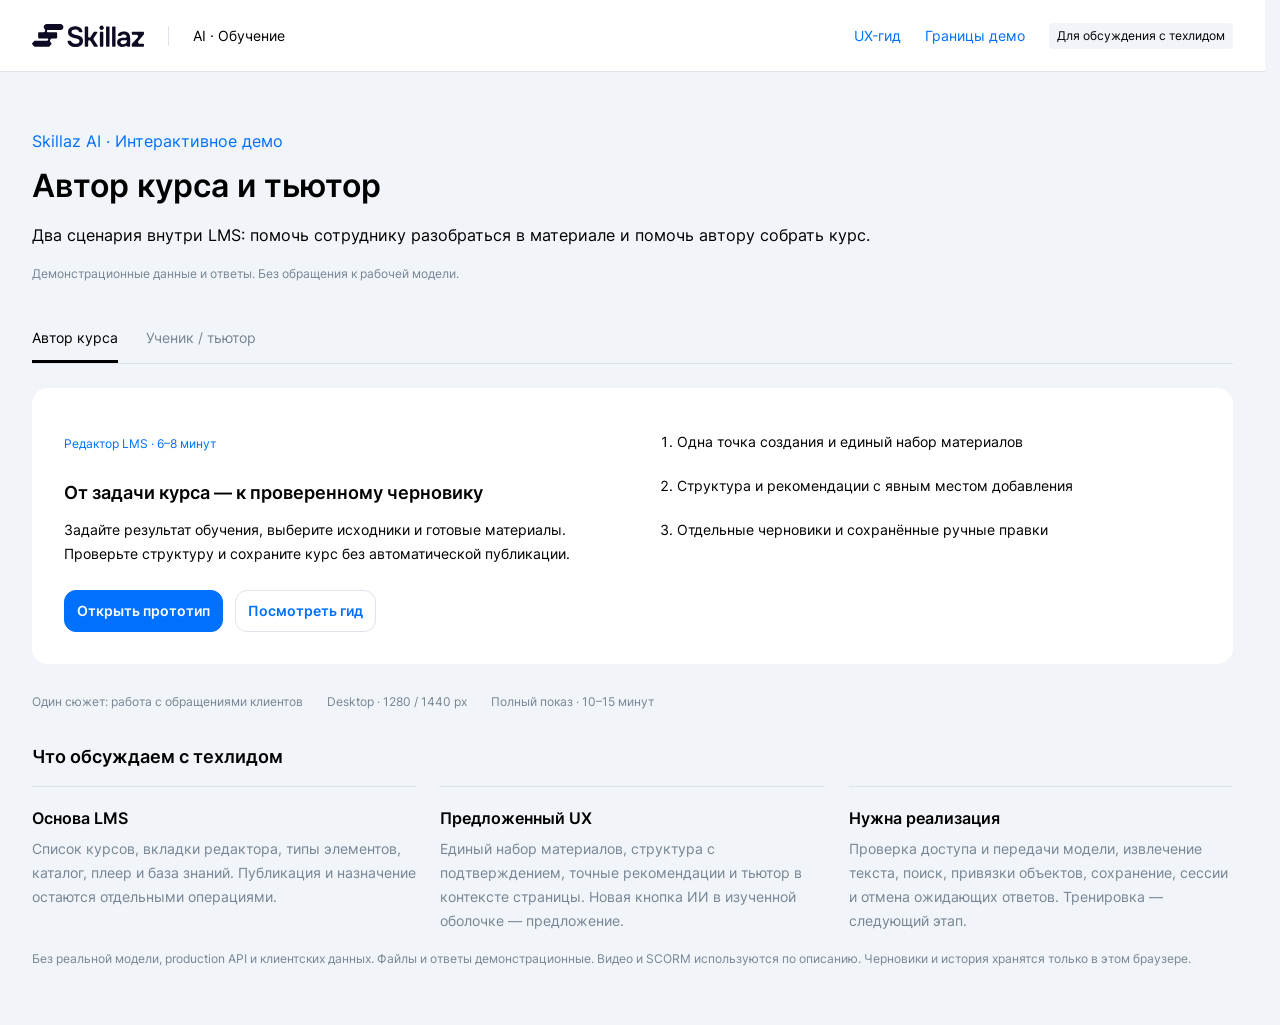
<file: index.html>
<!doctype html><html lang="ru"><head><meta charset="utf-8"><meta name="viewport" content="width=device-width,initial-scale=1"><title>Skillaz AI — автор курса и тьютор</title><link rel="stylesheet" href="prototype/skillgrid.css"><link rel="stylesheet" href="landing.css"></head><body><header class="demo-header"><a href="#home/author" aria-label="На главную"><img src="prototype/assets/skillaz-logo.svg" alt="Skillaz"></a><span>AI · Обучение</span><span class="grow"></span><a href="#guide/author/author-list">UX-гид</a><a href="#boundaries/author">Границы демо</a><span class="tag">Для обсуждения с техлидом</span></header><main id="landing"></main><dialog id="image-dialog"><button class="btn" id="close-image">Закрыть ×</button><img alt=""><p></p></dialog><script type="module" src="landing.js"></script></body></html>
</file>
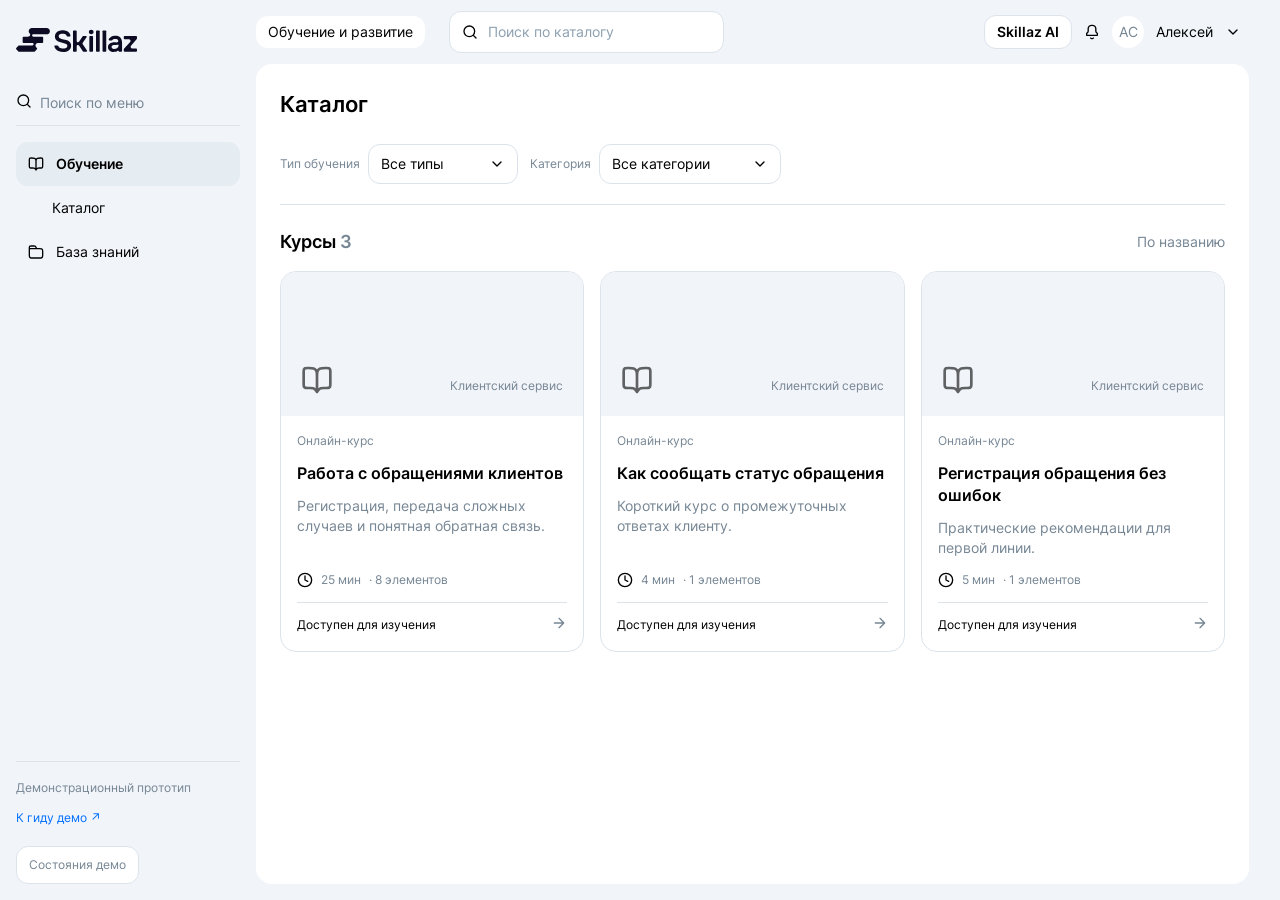
<file: prototype/index.html>
<!doctype html><html lang="ru"><head><meta charset="utf-8"><meta name="viewport" content="width=device-width,initial-scale=1"><title>Обучение · Skillaz AI</title><link rel="stylesheet" href="skillgrid.css"><link rel="stylesheet" href="style.css"></head><body><aside id="sidebar"></aside><header id="header"></header><div id="workspace"><main id="app"></main><aside id="assistant" aria-label="Skillaz AI" hidden></aside></div><div id="modal-root"></div><div id="toast" role="status" hidden></div><div id="demo-root"></div><script type="module" src="app.js"></script></body></html>
</file>
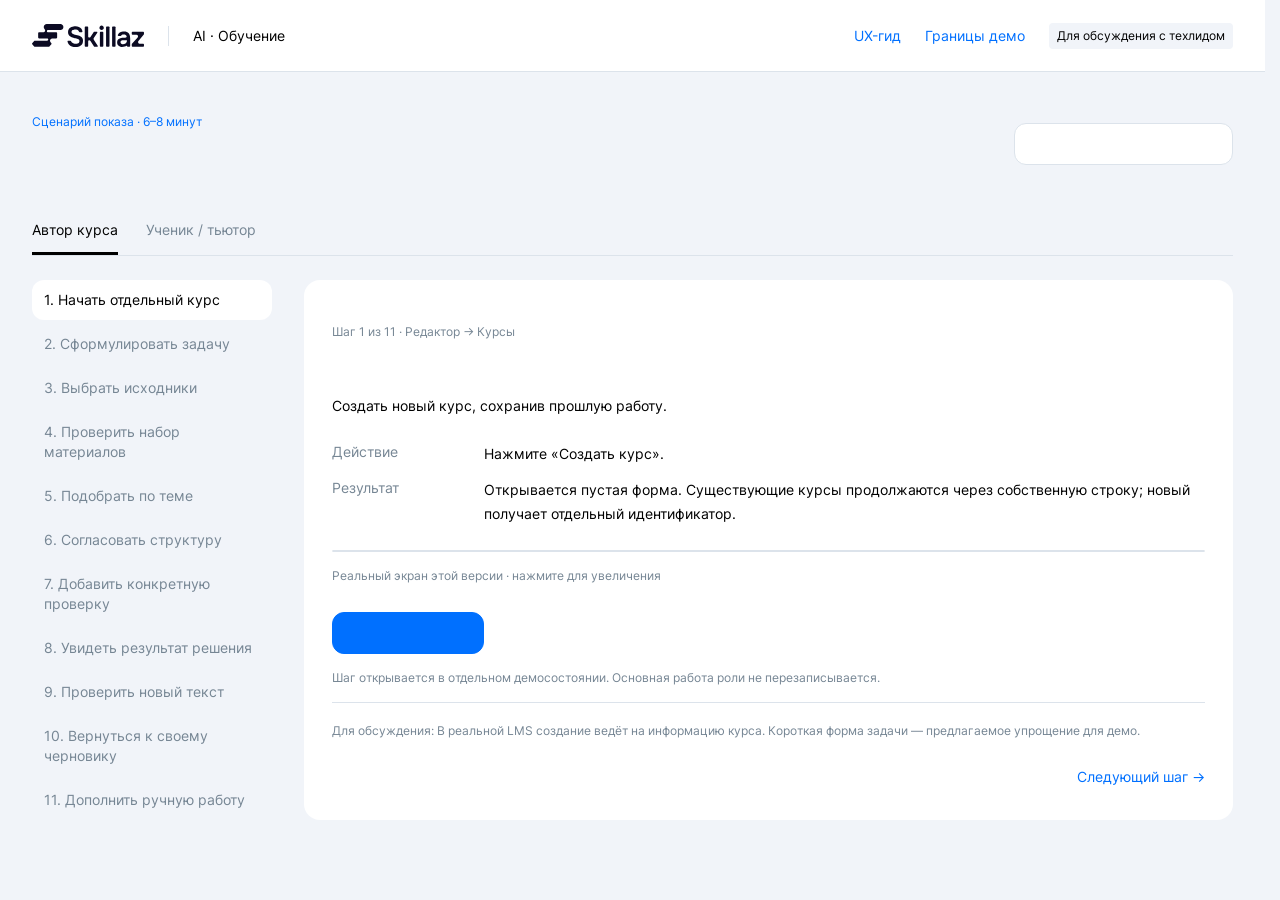
<file: prototype/guide.html>
<!doctype html><html lang="ru"><meta charset="utf-8"><meta http-equiv="refresh" content="0;url=../index.html#guide/author/author-list"><title>UX-гид</title><a href="../index.html#guide/author/author-list">Открыть новый UX-гид</a></html>
</file>
<file: prototype/skillgrid.css>
@font-face{font-family:Inter;src:url('assets/Inter-Regular.ttf')}@font-face{font-family:Inter;src:url('assets/Inter-SemiBold.ttf');font-weight:600}
:root{--bg:#f1f4f9;--surface:#fff;--text:#000;--muted:#768694;--border:#dce3eb;--accent:#0070ff;--accent-bg:#edf6ff;--danger:#ff4d3a;--positive:#5bcf83;--overlay:rgba(0,0,0,.5)}*{box-sizing:border-box}body{margin:0;background:var(--bg);color:var(--text);font:14px/20px Inter,Arial,sans-serif;min-width:1100px}button,input,select,textarea{font:inherit;color:inherit}button{cursor:pointer;background:none;border:0}button:disabled{opacity:.42;cursor:default}a{color:var(--accent);text-decoration:none}p{margin:0}h1{font-size:22px;line-height:32px;margin:0;font-weight:600}h2{font-size:18px;line-height:26px;margin:0;font-weight:600}h3{font-size:16px;line-height:22px;margin:0;font-weight:600}button:focus-visible,a:focus-visible,input:focus-visible,select:focus-visible,textarea:focus-visible,[contenteditable]:focus-visible{outline:2px solid var(--accent);outline-offset:3px}[hidden]{display:none!important}.muted{color:var(--muted)}.small{font-size:12px;line-height:18px}.grow{flex:1;min-width:0}.row{display:flex;align-items:center;gap:12px}.wrap{flex-wrap:wrap}.between{justify-content:space-between}.gap4{gap:4px}.gap8{gap:8px}.stack{display:flex;flex-direction:column;gap:16px}.mt{margin-top:24px}.mb{margin-bottom:16px}.required{color:var(--danger)}.avatar{width:32px;height:32px;background:var(--surface);border-radius:50%;display:inline-flex;justify-content:center;align-items:center;color:var(--muted);flex:none}.icon{width:16px;height:16px;vertical-align:middle;flex:none}.icon-btn{width:32px;height:32px;border-radius:8px;display:inline-flex;align-items:center;justify-content:center;color:var(--muted);flex:none}.icon-btn:hover{background:var(--bg)}.icon-btn img{width:16px;height:16px}.btn{min-height:40px;padding:10px 12px;border-radius:12px;display:inline-flex;align-items:center;justify-content:center;gap:8px;white-space:nowrap;border:1px solid var(--border);background:var(--surface);font-weight:600;line-height:20px}.btn.primary{background:var(--accent);border-color:var(--accent);color:white}.btn.secondary{background:var(--accent-bg);border-color:transparent;color:var(--accent)}.btn.tertiary{border-color:transparent;color:var(--accent)}.btn.danger{color:var(--danger)}.link{color:var(--accent);padding:0;text-align:left}.text-link{padding:0;text-align:left}.text-link:hover,.link:hover{text-decoration:underline}.back{display:inline-flex;gap:8px;align-items:center;min-height:40px;font-size:16px;font-weight:600;padding:0}.status{display:inline-block;padding:4px 8px;border-radius:4px;background:var(--bg);font-size:12px;color:var(--muted);white-space:nowrap}.status.published{color:var(--accent);background:var(--accent-bg)}.tag{display:inline-block;background:var(--bg);border-radius:4px;padding:3px 8px;font-size:12px;white-space:nowrap}.chip{background:var(--bg);border:1px solid transparent;border-radius:20px;padding:5px 12px;min-height:32px;white-space:nowrap}.chip.active{border-color:var(--accent);background:var(--accent-bg);color:var(--accent)}
#sidebar{width:256px;position:fixed;left:0;top:0;bottom:0;padding:24px 16px;display:flex;flex-direction:column;z-index:2}#sidebar .logo{width:121px;height:32px;object-fit:contain;object-position:left;margin-bottom:24px}#sidebar .search-shell{color:var(--muted);border-bottom:1px solid var(--border);padding:8px 0 12px;margin-bottom:16px;display:flex;gap:8px}.nav-title{padding:12px 12px;color:var(--muted)}.nav-link{display:flex;align-items:center;gap:12px;padding:12px;border-radius:12px;color:var(--text);text-align:left;min-height:44px}.nav-link.active{background:#e5ecf2;font-weight:600}.nav-sub{padding-left:36px}.sidebar-footer{margin-top:auto;border-top:1px solid var(--border);padding-top:16px;font-size:12px;color:var(--muted);display:flex;flex-direction:column;gap:10px}#header{margin-left:256px;height:68px;display:flex;align-items:center;gap:12px;padding-right:24px}#header .portal{margin-right:auto;background:white;border-radius:12px;padding:6px 12px}#header img{width:20px;height:20px;margin:0 12px}#app{margin:0 16px 16px 256px;min-height:calc(100vh - 84px);border-radius:16px;background:white;padding:20px 24px 0;display:flex;flex-direction:column}.page-head{display:flex;align-items:center;justify-content:space-between;gap:16px;margin-bottom:24px}.page-title{margin-top:16px}.page-title h1{font-size:18px;line-height:26px}.tabs{display:flex;align-items:center;gap:24px;border-bottom:1px solid var(--border);margin-top:4px;flex:none}.tabs button{position:relative;color:var(--muted);padding:16px 0;min-height:56px;white-space:nowrap}.tabs button.active{color:var(--text)}.tabs button.active:after{content:'';position:absolute;bottom:0;left:0;right:0;height:4px;background:#000;border-radius:4px 4px 0 0}.toolbar{display:flex;align-items:center;gap:12px;margin:24px 0 12px}.toolbar .search{max-width:389px;flex:1}.search{display:flex;align-items:center;border:1px solid var(--border);border-radius:12px;padding:9px 12px;gap:8px;min-height:40px;background:white}.search input{border:0;outline:0;width:100%;min-width:0}.search input:focus-visible{outline:0}.search:focus-within{outline:2px solid var(--accent);outline-offset:1px}input::placeholder,textarea::placeholder{color:#8da0b0}.filter-line{display:flex;gap:8px;align-items:center;flex-wrap:wrap;margin-bottom:24px}.field{display:flex;flex-direction:column;gap:8px}.field>label,.field-label{color:var(--muted)}.input,select,textarea{border:1px solid var(--border);border-radius:12px;padding:9px 12px;min-height:40px;width:100%;background:white}.input:disabled{background:var(--bg)}select{appearance:none;background-image:url('assets/chevron-down-outlined.svg');background-repeat:no-repeat;background-size:16px;background-position:right 12px center;padding-right:36px}textarea{resize:vertical;min-height:100px}.cols{display:grid;grid-template-columns:1fr 1fr;gap:24px}.form-section{max-width:900px;padding:24px 0}.field-error{color:var(--danger);font-size:12px;line-height:18px;margin-top:4px}.invalid{border-color:var(--danger)!important}.hint{font-size:12px;line-height:18px;color:var(--muted)}.check{display:flex;align-items:center;gap:8px;min-height:28px;cursor:pointer}.check input{margin:0}input[type=checkbox]{appearance:none;width:20px;height:20px;flex:none;background:url('assets/checkbox.svg') -296px -88px/488px 148px no-repeat;border:0;cursor:pointer}input[type=checkbox]:checked{background-position:-40px -88px}input[type=checkbox]:disabled{opacity:.4;cursor:default}input[type=radio]{appearance:none;width:20px;height:20px;flex:none;background:url('assets/radio.svg') -170px -42px/360px 148px no-repeat;border:0;margin:0;cursor:pointer}input[type=radio]:checked{background-position:-42px -42px}.segmented{display:inline-flex;border:1px solid var(--border);border-radius:12px;padding:3px;background:var(--bg);width:470px;max-width:100%}.segmented button{flex:1;padding:6px 12px;border-radius:8px;color:var(--muted)}.segmented .active{color:var(--text);background:white}.rich{border:1px solid var(--border);border-radius:12px;overflow:hidden}.rich-tools{display:flex;gap:4px;border-bottom:1px solid var(--border);padding:4px 8px}.rich-tools button{padding:4px 10px;border-radius:4px}.rich-tools button:hover{background:var(--bg)}[contenteditable]{min-height:80px;padding:12px;outline:0;overflow-wrap:anywhere}[contenteditable]:empty:before{content:attr(data-placeholder);color:#8da0b0}.settings-row{display:flex;align-items:end;gap:24px;flex-wrap:wrap}.settings-row .field{width:270px}.bottom-bar{position:sticky;bottom:0;z-index:4;margin:24px -24px 0;padding:16px 24px;background:white;border-top:1px solid var(--border);display:flex;align-items:center;justify-content:flex-end;gap:8px;min-height:72px;border-radius:0 0 16px 16px}.bottom-bar .hint{margin-right:auto}.table-wrap{overflow-x:auto}table{border-collapse:collapse;width:100%;text-align:left;font-size:14px}th{color:var(--muted);font-weight:400;line-height:20px;padding:12px 12px;border-bottom:1px solid var(--border);vertical-align:bottom}td{padding:18px 12px;border-bottom:1px solid var(--border);vertical-align:middle}td:first-child,th:first-child{padding-left:0}td:last-child,th:last-child{padding-right:0}td:first-child{min-width:210px;max-width:300px}td p{margin-top:4px}.table-tags{display:flex;flex-wrap:wrap;gap:4px;max-width:160px}.nowrap{white-space:nowrap}.pagination{display:flex;align-items:center;justify-content:flex-end;gap:12px;padding:16px 0;margin-top:auto;color:var(--muted)}.empty{padding:70px 24px;display:flex;align-items:center;flex-direction:column;gap:12px;text-align:center}.empty h2{color:var(--text)}
.chapter{border:1px solid var(--border);border-radius:16px;overflow:hidden;background:var(--bg);margin-bottom:16px}.chapter-head{display:flex;align-items:center;gap:16px;padding:12px 24px;border-bottom:1px solid var(--border)}.chapter-name{font-size:16px;font-weight:600;line-height:22px;display:flex;align-items:center;gap:8px;margin-bottom:6px}.meta{display:flex;flex-wrap:wrap;gap:4px 12px;color:var(--muted);font-size:14px;line-height:20px}.meta span{display:inline-flex;align-items:center;gap:4px}.chapter-source{display:flex;flex-wrap:wrap;align-items:center;gap:12px;margin-top:8px;font-size:12px}.chapter-content{background:white;border-radius:0 0 16px 16px;padding:20px 24px}.chapter-content>p{margin-bottom:16px}.chapter-controls{padding-bottom:16px;border-bottom:1px solid var(--border);margin-bottom:4px}.chapter-controls label{display:block;margin-bottom:8px}.element{display:flex;align-items:flex-start;gap:12px;padding:14px 0;min-width:0}.element+.element{border-top:1px solid var(--bg)}.element-name{display:block;padding:0;text-align:left;font-weight:400;line-height:22px;margin-bottom:6px}.element .actions{display:flex;gap:2px;flex:none}.element .meta{font-size:12px}.element .type-icon{width:20px;height:20px;margin-top:2px}.chapter-foot{padding:12px 24px;display:flex;align-items:center;gap:12px;color:var(--muted)}.chapter-foot select{width:auto;max-width:370px;border:0;background-color:transparent;padding:0 28px 0 0;min-height:24px;color:var(--text)}.chapter.collapsed .chapter-content,.chapter.collapsed .chapter-foot{display:none}.chapter.collapsed .toggle-icon{transform:rotate(180deg)}.source-badge{color:var(--muted);background:white;padding:2px 8px;border-radius:4px}.add-element{margin-top:8px;font-weight:600;min-height:32px}.view-content{padding-bottom:24px}.tab-content{padding:24px 0;max-width:940px}.info-row{display:grid;grid-template-columns:230px 1fr;padding:12px 0;gap:24px}.info-row>span{color:var(--muted)}.divider{border:0;border-top:1px solid var(--border);margin:20px 0}
.overlay{position:fixed;inset:0;background:var(--overlay);z-index:30;display:flex;align-items:center;justify-content:center;padding:24px}.modal{display:flex;flex-direction:column;max-height:calc(100vh - 48px);background:white;border-radius:24px;width:620px;overflow:hidden}.modal.wide{width:800px}.overlay.drawer-overlay{justify-content:flex-end;padding:12px}.modal.drawer{width:800px;max-height:calc(100vh - 24px);height:calc(100vh - 24px);border-radius:16px}.modal-head{padding:20px 24px;display:flex;align-items:flex-start;gap:16px;border-bottom:1px solid var(--border);flex:none}.modal-head h2{margin:0}.modal-head p{margin-top:4px;color:var(--muted)}.modal-body{padding:24px;overflow:auto;min-height:0;flex:1}.modal-foot{display:flex;align-items:center;justify-content:flex-end;gap:8px;border-top:1px solid var(--border);padding:16px 24px;flex:none;min-height:72px}.modal-foot .hint{margin-right:auto}.pick-row{padding:18px 0;border-bottom:1px solid var(--border);display:flex;gap:12px;align-items:flex-start}.pick-row>input{margin-top:3px}.pick-row .meta{margin:8px 0;font-size:12px}.pick-row h3{font-size:14px}.composition{background:var(--bg);padding:12px 16px;border-radius:12px;margin-top:12px}.composition p{padding:5px 0}.condition{padding:20px 0;border-bottom:1px solid var(--border)}.condition-title{display:flex;align-items:center;justify-content:space-between;margin-bottom:8px}.multi-options{border:1px solid var(--border);border-radius:12px;overflow:hidden}.multi-options .search{border:0;border-bottom:1px solid var(--border);border-radius:0}.multi-options .options{max-height:170px;overflow:auto;padding:8px 12px}.multi-options .check{padding:6px 0}.multi-options .child{margin-left:24px}.selected-values{display:flex;flex-wrap:wrap;gap:6px;margin-bottom:8px}.summary{background:var(--bg);padding:16px;border-radius:12px;margin-top:20px;line-height:22px}.result-item{padding:18px 0;border-bottom:1px solid var(--border)}.result-item h3{margin-bottom:8px}.result-item .status{margin-bottom:8px}.result-item .status.included{background:var(--accent-bg);color:var(--accent)}.result-item .status.unknown{color:var(--danger)}.result-item .assigned{padding:10px 0 0 16px;margin-top:8px;border-left:2px solid var(--border)}.comparison{display:grid;grid-template-columns:1fr 1fr;gap:24px}.comparison section+section{border-left:1px solid var(--border);padding-left:24px}.comparison p{padding:8px 0}.drop{position:fixed;z-index:80;min-width:220px;max-width:340px;background:white;border:1px solid var(--border);border-radius:16px;padding:12px;box-shadow:0 4px 20px rgba(118,134,148,.16)}.drop button{display:flex;align-items:center;width:100%;padding:10px 12px;border-radius:8px;text-align:left;gap:8px}.drop button:hover{background:var(--bg)}.drop .danger{color:var(--danger)}#toast{position:fixed;bottom:24px;left:50%;transform:translateX(-50%);background:#000;color:white;min-height:56px;max-width:600px;border-radius:64px;z-index:100;padding:16px 24px;display:flex;gap:12px;align-items:center}#toast img{width:24px;height:24px}#toast button{color:white;margin-left:12px}.form-footer-note{padding:16px 0;color:var(--muted)}@media(max-width:1350px){.table-wrap table{font-size:12px}td,th{padding-left:8px;padding-right:8px}.chapter-head,.chapter-content,.chapter-foot{padding-left:16px;padding-right:16px}.meta{gap:4px 8px}.tabs{gap:20px}.toolbar{flex-wrap:wrap}.element .actions{gap:0}.chapter-source{gap:8px}}

#toast .snackbar-icon{width:24px;height:24px;flex:none;background:var(--positive);mask:url(assets/snackbar-positive.svg) center/20px 20px no-repeat}#toast .snackbar-icon.error{background:#fe725f;mask-image:url(assets/snackbar-negative.svg)}

.field-error:empty{display:none}.settings-row .field{width:390px}.settings-row>.check{align-self:flex-start;padding-top:32px}.check{white-space:normal}.settings-row .row .check,.modal .field>.row>.check{white-space:nowrap}.element .type-icon{width:16px;height:16px;margin-top:3px}.toggle-icon{width:24px;height:24px}.back .icon{width:24px;height:24px}
</file>
<file: landing.css>
body{min-width:0}html{scrollbar-gutter:stable}.demo-header{min-height:72px;display:flex;gap:24px;align-items:center;padding:16px 32px;background:var(--surface);border-bottom:1px solid var(--border)}.demo-header img{width:112px;display:block}.demo-header>span:first-of-type{padding-left:24px;border-left:1px solid var(--border)}.demo-header a{white-space:nowrap}#landing{max-width:1440px;margin:auto;padding:40px 32px 48px}.intro{max-width:840px}.eyebrow{color:var(--accent);font-size:12px;margin-bottom:12px}.intro h1{font-size:32px;line-height:40px}.intro>p{font-size:16px;line-height:26px;margin-top:16px}.demo-note{font-size:12px!important;color:var(--muted);line-height:20px!important}.role-tabs{display:flex;gap:28px;border-bottom:1px solid var(--border);margin:32px 0 24px}.role-tabs a{color:var(--muted);padding:12px 0;border-bottom:3px solid transparent}.role-tabs .active{color:var(--text);border-color:var(--text)}.role-overview{display:grid;grid-template-columns:1fr 1fr;gap:40px;background:var(--surface);border-radius:16px;padding:32px}.role-overview p{line-height:24px;margin:12px 0 24px}.role-overview ol{margin:0;padding-left:24px}.role-overview li{padding:10px 0;line-height:24px}.actions{display:flex;flex-wrap:wrap;gap:12px;align-items:center}.outline-band{margin-top:28px;display:flex;gap:24px;align-items:center;color:var(--muted);font-size:12px}.boundary{margin-top:32px;line-height:24px}.boundary h2{margin-bottom:16px}.boundary-grid{display:grid;grid-template-columns:repeat(3,1fr);gap:24px}.boundary-grid>section{border-top:1px solid var(--border);padding-top:20px}.boundary p{margin:8px 0;color:var(--muted)}.guide-head{display:flex;gap:24px;align-items:center;justify-content:space-between}.guide-layout{display:grid;grid-template-columns:240px minmax(0,1fr);gap:32px}.guide-nav{position:sticky;top:24px;align-self:start;display:flex;flex-direction:column;gap:4px}.guide-nav a{padding:10px 12px;line-height:20px;border-radius:12px;color:var(--muted)}.guide-nav a.active{background:var(--surface);color:var(--text)}.guide-step{background:var(--surface);border-radius:16px;padding:28px;scroll-margin-top:20px}.guide-step>p{margin-top:12px;line-height:24px}.step-number{font-size:12px;color:var(--muted);margin-bottom:12px}.guide-step dl{display:grid;grid-template-columns:132px 1fr;gap:12px 20px;margin:24px 0}.guide-step dt{color:var(--muted)}.guide-step dd{margin:0;line-height:24px}.screenshot-button{display:block;width:100%;padding:0;background:var(--bg);border:1px solid var(--border);border-radius:12px;overflow:hidden;text-align:left;cursor:zoom-in}.screenshot-button img{display:block;width:100%;height:auto}.image-caption{font-size:12px;color:var(--muted);margin:8px 0 24px}.guide-footer{display:flex;gap:12px;align-items:center;justify-content:space-between;margin-top:24px}.guide-discuss{border-top:1px solid var(--border);padding-top:16px;color:var(--muted);font-size:12px;line-height:20px}.launch-bar{display:flex;align-items:center;justify-content:space-between;gap:24px;padding:16px 0}.prototype-frame{width:100%;height:900px;border:1px solid var(--border);background:var(--surface);border-radius:16px}.embedded #landing{max-width:none;padding:16px}.small-window{display:none;padding:32px;background:white;border-radius:16px;line-height:24px}.small-window .btn{margin-top:16px}dialog{border:0;border-radius:16px;padding:16px;background:white;max-width:calc(100vw - 32px);max-height:calc(100vh - 32px)}dialog::backdrop{background:var(--overlay)}dialog img{display:block;max-width:100%;height:auto;margin-top:12px}dialog p{margin-top:8px;color:var(--muted)}dialog button{position:sticky;top:0;float:right}.reset-note{margin-top:16px;font-size:12px;color:var(--muted)}@media(max-width:1279px){.prototype-frame{display:none}.small-window{display:block}}@media(max-width:900px){#landing{padding:24px 16px}.demo-header{padding:16px;flex-wrap:wrap;gap:16px}.demo-header .tag{display:none}.role-overview{grid-template-columns:1fr;padding:24px}.guide-layout{grid-template-columns:1fr}.guide-nav{position:static;display:flex;flex-direction:row;overflow:auto}.guide-nav a{min-width:180px}.boundary-grid{grid-template-columns:1fr}.guide-head,.launch-bar{align-items:flex-start;flex-direction:column}.intro h1{font-size:28px;line-height:36px}.guide-step dl{grid-template-columns:1fr;gap:6px}.guide-step dd{margin-bottom:12px}}
</file>
<file: prototype/style.css>
/* Skillgrid saved primitives and tokens: component-map.json. Product compositions are documented in README. */
body{min-width:1180px}#header{height:64px;position:sticky;top:0;background:var(--bg);z-index:12;padding:0 24px 0 0}#header .header-search{max-width:380px;flex:1;border:0;background:transparent}#header .header-search input{background:transparent}#header .icon{margin:0;width:16px;height:16px}.header-spacer{flex:1}#header .portal{margin-right:12px;font-weight:400}#header .avatar{width:32px}.ai-trigger{min-height:32px;padding:6px 12px}.nav-link:hover{background:var(--border)}#workspace{margin-left:256px;display:flex;align-items:flex-start;gap:16px;padding-right:16px}#app{margin:0 0 16px;min-width:0;flex:1;min-height:calc(100vh - 80px);padding:24px;display:block}#assistant{width:400px;flex:none;position:sticky;top:64px;height:calc(100vh - 80px);background:var(--surface);border-radius:16px;display:flex;flex-direction:column;overflow:hidden;border:1px solid var(--border)}#workspace.panel-open #app{padding:24px}.assistant-head{display:flex;align-items:center;padding:16px 20px;border-bottom:1px solid var(--border)}.assistant-context{padding:12px 20px;border-bottom:1px solid var(--border);display:flex;flex-direction:column;gap:4px}.assistant-context strong{font-weight:600}.assistant-context .btn{align-self:flex-start;white-space:normal;font-size:12px;padding:0;min-height:28px}.assistant-log{padding:20px;overflow-y:auto;flex:1;min-height:0;display:flex;flex-direction:column;gap:20px;scrollbar-gutter:stable}.assistant-welcome{padding-top:16px}.assistant-welcome h3{margin-bottom:8px}.quick-questions{display:flex;align-items:flex-start;flex-direction:column;gap:8px;margin-top:20px}.quick-questions .btn{white-space:normal;text-align:left;font-weight:400;justify-content:flex-start}.assistant-message{line-height:22px;overflow-wrap:anywhere}.user-message{padding:12px 16px;background:var(--bg);border-radius:16px;align-self:flex-end;max-width:94%;white-space:pre-wrap}.composer{border-top:1px solid var(--border);padding:12px 16px}.composer textarea{resize:none;border:0;min-height:64px;padding:8px 4px;max-height:120px}.composer textarea:focus{outline:0}.composer:focus-within{box-shadow:inset 0 0 0 1px var(--accent)}.send-button{width:32px;height:32px;border-radius:8px;background:var(--accent);display:flex;align-items:center;justify-content:center}.send-button img{filter:brightness(0) invert(1)}.source-card{border:1px solid var(--border);border-radius:12px;padding:12px;display:flex;flex-direction:column;gap:8px;margin-top:12px}.source-title{font-weight:600;color:var(--text)}.sources details{border-bottom:1px solid var(--border);font-size:12px;padding:12px 0}.sources summary{cursor:pointer;color:var(--accent);line-height:18px}.sources blockquote{margin:12px 0;padding-left:12px;border-left:2px solid var(--border);color:var(--muted)}.message-actions{display:flex;flex-wrap:wrap;margin-top:8px;gap:8px}.message-actions .btn{padding:4px 0;min-height:28px;font-size:12px}.notice{padding:12px 16px;background:var(--bg);border-radius:12px;line-height:22px}.notice.error{border-left:3px solid var(--danger)}.notice .btn{font-size:12px;white-space:normal}.practice-answer{margin-top:16px;padding:12px;background:var(--bg);border-radius:12px}.error-text{color:var(--danger)}.spinner{width:20px;height:20px;border-radius:50%;border:2px solid var(--border);border-top-color:var(--accent);display:inline-block;animation:spin .8s linear infinite;flex:none}@keyframes spin{to{transform:rotate(360deg)}}.loading-work{padding:64px 24px;text-align:center;display:flex;align-items:center;flex-direction:column;gap:16px}.catalog-filters{border-bottom:1px solid var(--border);padding-bottom:20px}.filter-select{display:flex;align-items:center;gap:8px;color:var(--muted);font-size:12px}.filter-select select{width:auto;min-width:150px;font-size:14px;color:var(--text)}.section-heading{display:flex;align-items:center;justify-content:space-between;margin:24px 0 16px}.course-grid{display:grid;grid-template-columns:repeat(3,minmax(0,1fr));gap:24px}.course-card{border:1px solid var(--border);border-radius:16px;overflow:hidden;color:var(--text);display:flex;flex-direction:column}.course-card:hover{border-color:var(--accent)}.course-cover{height:144px;background:var(--bg);display:flex;justify-content:space-between;align-items:flex-end;padding:20px;color:var(--muted);font-size:12px}.course-cover .icon{width:32px;height:32px;opacity:.6}.course-info{padding:16px;display:flex;flex-direction:column;gap:12px;flex:1}.course-info h3{font-size:16px;line-height:22px}.course-info>p{font-size:14px;line-height:20px}.course-meta{display:flex;align-items:center;gap:8px;color:var(--muted);font-size:12px;margin-top:auto}.course-bottom{border-top:1px solid var(--border);padding-top:12px;display:flex;justify-content:space-between;font-size:12px}.course-layout{display:flex;gap:32px}.course-main{flex:1;min-width:0}.course-toc{width:272px;flex:none;border-left:1px solid var(--border);padding-left:20px}.course-toc>p{margin:8px 0 16px}.toc-item{display:flex;align-items:flex-start;gap:10px;padding:12px 8px;border-radius:8px;color:var(--text);font-size:12px}.toc-item>span{flex:1}.toc-item small{display:block;color:var(--muted);margin-top:4px}.toc-item.active{background:var(--bg)}.large-title{font-size:28px;line-height:36px;margin:16px 0}.article-body{max-width:760px;line-height:26px}.article-body h1{font-size:28px;line-height:36px;margin:16px 0}.article-body h2{margin:28px 0 12px}.article-body p{margin:12px 0}.article-body li{margin-bottom:8px}.article-body .btn{line-height:20px}.knowledge-layout{display:flex;gap:24px}.knowledge-tree{width:230px;flex:none;border-right:1px solid var(--border);padding-right:16px}.knowledge-tree h3{margin-bottom:16px}.knowledge-tree .nav-link{font-size:12px;padding:10px 8px}.knowledge-content{min-width:0;flex:1}.material-row{display:flex;align-items:center;gap:12px;padding:20px 0;border-bottom:1px solid var(--border)}.material-row p{margin-top:4px}.document-preview{border:1px solid var(--border);padding:24px;margin:24px 0}.video-stub{height:260px;background:var(--bg);display:flex;align-items:center;justify-content:center;flex-direction:column;border-radius:16px;margin-top:24px}.video-stub>.icon{width:40px;height:40px}.answer-option{display:flex;align-items:center;gap:12px;padding:16px;border:1px solid var(--border);border-radius:12px}.editor-footer{position:sticky;bottom:0;background:var(--surface);display:flex;gap:8px;padding:16px 0;border-top:1px solid var(--border);margin-top:24px;z-index:4}.editor-footer .hint{max-width:320px}.tab-link{position:relative;padding:16px 0;min-height:56px;color:var(--muted)}.tab-link.active{color:var(--text)}.tab-link.active:after{content:'';height:4px;background:var(--text);position:absolute;bottom:0;left:0;right:0;border-radius:4px 4px 0 0}.author-work{padding-top:24px}.author-source-layout{display:grid;grid-template-columns:1.1fr 1fr;gap:32px}.upload-zone{border:1px dashed var(--border);border-radius:12px;padding:20px;display:flex;align-items:center;flex-direction:column;gap:12px;text-align:center}.upload-zone>.icon{width:24px;height:24px}.upload-zone .row{flex-wrap:wrap;justify-content:center}.upload-zone .btn{font-size:12px;min-height:32px;padding:6px 10px}.file-row{display:flex;gap:12px;padding:16px 0;border-bottom:1px solid var(--border);align-items:flex-start}.file-row b{font-weight:400;overflow-wrap:anywhere}.file-row .hint{margin-top:4px}.work-actions{display:flex;align-items:center;justify-content:flex-end;gap:12px;margin-top:24px;padding-top:16px;border-top:1px solid var(--border)}.structure-group{padding:20px 0;border-bottom:1px solid var(--border)}.group-name{font-size:16px;font-weight:600}.structure-item{margin-left:24px;padding:12px 0;display:flex;gap:12px;align-items:center}.plain-input{border:0;padding:4px 0;width:100%;background:transparent;outline-offset:1px}.plain-input:hover{background:var(--bg)}.review-row{display:flex;align-items:center;gap:12px;padding:16px 0;border-bottom:1px solid var(--border)}.review-row b{font-weight:400}.review-row .hint{margin-top:4px}.resume-row{display:flex;gap:12px;align-items:center;border-top:1px solid var(--border);margin-top:24px;padding:20px 0}.article-editor{max-width:850px;padding-top:16px}.rich textarea{border:0;border-radius:0;min-height:240px;line-height:26px}.rich-tools{height:40px;align-items:center;padding:8px 12px;gap:12px;color:var(--muted)}.proposal{border-top:1px solid var(--border);padding-top:24px}.proposal h2{margin-bottom:8px}.proposed-text{white-space:pre-wrap;background:var(--bg);border-radius:12px;padding:16px;margin:16px 0;line-height:26px}.modal-body .file-row{align-items:center}#toast{font-size:14px}.sr-only{position:absolute;width:1px;height:1px;padding:0;margin:-1px;overflow:hidden;clip:rect(0,0,0,0);white-space:nowrap;border:0}.demo-button{position:fixed;bottom:16px;left:16px;z-index:16;font-size:12px;padding:8px 12px;border-radius:12px;border:1px solid var(--border);background:white;color:var(--muted)}.demo-panel{position:fixed;bottom:60px;left:16px;z-index:25;width:350px;max-height:75vh;overflow:auto;padding:20px;border:1px solid var(--border);background:white;border-radius:16px;box-shadow:0 4px 20px #76869429}.demo-panel h3{margin-bottom:12px}.demo-panel select{margin:4px 0 12px}.demo-panel a{display:block;padding:6px 0;font-size:12px}.demo-panel p{font-size:12px;color:var(--muted);margin-bottom:12px}.sidebar-footer{padding-bottom:48px}.empty{padding:60px 16px}.panel-open .course-grid{grid-template-columns:repeat(2,minmax(0,1fr));gap:16px}.panel-open .course-layout{flex-direction:column;gap:24px}.panel-open .course-toc{width:100%;border-left:0;border-top:1px solid var(--border);padding:20px 0 0}.panel-open .knowledge-layout{flex-direction:column}.panel-open .knowledge-tree{width:100%;border-right:0;border-bottom:1px solid var(--border);padding:0 0 12px}.panel-open .knowledge-tree .nav-link{display:inline-flex}.panel-open .knowledge-tree .nav-sub{display:none}.panel-open .author-source-layout{grid-template-columns:1fr}.panel-open .editor-footer{flex-wrap:wrap}.panel-open .editor-footer .hint{flex-basis:100%;max-width:none}.panel-open .catalog-filters{gap:8px}.panel-open .filter-select{align-items:flex-start;flex-direction:column;gap:4px}.panel-open .knowledge-content .between{flex-wrap:wrap}.panel-open .course-card .course-cover{height:96px}.panel-open .work-actions{flex-wrap:wrap}.panel-open .page-head .row{align-items:flex-start}#source-fragment:target{outline:2px solid var(--accent);outline-offset:8px}.focused-fragment{background:var(--accent-bg);outline:8px solid var(--accent-bg)}
@media(max-width:1350px){#assistant{width:380px}.course-layout{gap:24px}.course-toc{width:232px}.course-grid{gap:16px}.author-source-layout{gap:24px}.panel-open .course-grid{grid-template-columns:1fr}.panel-open .course-cover{height:80px}.editor-footer .btn{padding:8px 10px;font-size:12px}.panel-open .large-title,.panel-open .article-body h1{font-size:22px;line-height:30px}}

/* Author materials and chat sessions */
.library-section{margin:24px 0;padding:20px;border:1px solid var(--border);border-radius:12px}.selected-library{display:flex;align-items:center;gap:12px;padding:16px 0;border-bottom:1px solid var(--border)}.selected-library:last-child{border-bottom:0}.library-search{display:flex;gap:12px}.library-search input{flex:1}.library-search button{white-space:nowrap}.library-row{align-items:flex-start}.library-row .tag{margin-right:8px}.library-row p{margin-top:6px}.library-reason,.placement-reason{color:#356659}.block-placement{display:flex;align-items:center;gap:8px;margin-top:8px}.block-placement select{width:auto;max-width:300px;font-size:12px;min-height:32px}.structure-item{align-items:flex-start}.assistant-head .btn{font-size:12px;white-space:nowrap;padding:6px 8px}.selected-library .grow{min-width:0}.file-row textarea{min-height:74px;font-size:12px}

.author-intro{display:flex;align-items:center;justify-content:space-between;gap:24px;padding:24px;background:var(--bg);border-radius:12px;margin-bottom:24px}.author-progress{display:flex;gap:20px;padding:12px 0 20px;color:var(--muted);font-size:12px}.author-progress .current{color:var(--accent);font-weight:600}.outline-empty{padding:32px;border:1px dashed var(--border);border-radius:12px;margin:20px 0}.outline-empty .btn{margin-top:20px}.course-recommendations{border:1px solid #cddced;border-radius:12px;padding:20px;margin-bottom:24px;background:#f7faff}.recommendation{display:flex;gap:16px;padding:16px 0;border-bottom:1px solid var(--border);align-items:flex-start}.recommendation:last-child{border-bottom:0;padding-bottom:0}.recommendation .row{flex-wrap:wrap;justify-content:flex-end}.recommendation .btn{font-size:12px;white-space:nowrap;padding:6px 8px}.panel-open .author-intro{flex-direction:column;align-items:flex-start}.panel-open .recommendation{flex-direction:column}.panel-open .author-progress{flex-wrap:wrap;gap:8px}

/* Familiar LMS editor, quieter author flow */
.simple-sources{max-width:880px;margin:auto}.brief-summary{display:flex;align-items:flex-start;justify-content:space-between;gap:24px;border-bottom:1px solid var(--border);padding:8px 0 24px}.brief-edit{width:160px;flex:none}.brief-edit[open]{width:420px}.brief-edit summary{color:var(--accent);cursor:pointer;font-size:12px}.brief-required{margin:20px 0}.materials-empty{padding:42px 24px;text-align:center;border:1px dashed var(--border);border-radius:12px;margin:20px 0;display:flex;flex-direction:column;align-items:center;gap:16px}.empty-symbol{font-size:32px;color:var(--muted);line-height:40px}.simple-stage-footer{position:sticky;bottom:0;background:white;padding:16px 0;z-index:6;margin-top:24px}.outline-toolbar{display:flex;justify-content:space-between;align-items:center;margin-bottom:20px}.outline-layout{display:grid;grid-template-columns:minmax(0,1fr) 280px;gap:28px;align-items:start}.outline-layout .course-recommendations{position:sticky;top:84px;background:var(--bg);border:0;padding:20px;margin:0}.ai-label{font-size:12px;color:var(--accent);display:block;margin-bottom:12px}.outline-layout .recommendation{display:flex;flex-direction:column;gap:12px;padding:20px 0}.outline-layout .recommendation .row{width:100%;align-items:flex-start;flex-wrap:nowrap;justify-content:space-between}.outline-layout .recommendation .btn{font-size:12px;padding:8px 12px}.metadata-note{padding-top:16px;border-top:1px solid var(--border)}.structure-list .structure-group{border:1px solid var(--border);border-radius:12px;padding:0;margin-bottom:16px;overflow:visible}.group-row{display:flex;align-items:center;gap:12px;padding:16px;background:var(--bg);border-radius:12px 12px 0 0}.group-name{min-height:28px;font-size:14px}.group-number{font-size:12px;color:var(--muted)}.structure-list .structure-item{margin:0;padding:16px;gap:12px;border-top:1px solid var(--border);align-items:center}.structure-item>.icon{width:24px;height:24px}.structure-item .plain-input{font-size:14px;padding:4px 0}.element-arrow{font-size:22px;color:var(--muted)}.structure-group>[data-action=element-menu]{margin:4px 12px 12px;font-size:12px}.compact-menu{position:relative;flex:none}.compact-menu>summary{cursor:pointer;list-style:none;padding:4px 8px;border-radius:6px;color:var(--muted);font-size:14px}.compact-menu>summary:hover{background:white;color:var(--text)}.compact-menu>div{position:absolute;right:0;top:32px;z-index:18;width:220px;background:white;border:1px solid var(--border);border-radius:12px;padding:12px;box-shadow:0 6px 24px #172b4d1a;display:flex;flex-direction:column;gap:4px}.compact-menu .btn{justify-content:flex-start;text-align:left;font-size:12px;white-space:normal}.empty-group-hint{padding:16px}.material-choices{display:grid;grid-template-columns:1fr;gap:8px}.material-choices .choice{justify-content:flex-start;border:1px solid var(--border);padding:16px;font-size:14px}.material-choices>span{margin:-4px 16px 12px}.element-palette h3{margin:20px 0 12px}.palette-grid{display:grid;grid-template-columns:repeat(4,1fr);gap:12px}.palette-tile{height:80px;border:1px solid var(--border);background:var(--bg);border-radius:12px;justify-content:center}.palette-tile:hover{border-color:var(--accent);color:var(--accent)}.placement-preview{padding:16px;border:1px solid #cddced;background:#f7faff;border-radius:12px;margin-bottom:20px}.placement-preview>label{display:block;margin-bottom:8px;font-weight:600}.placement-preview p{margin-top:8px}.placement-preview select{background-color:white}.just-added{animation:highlight-added 2.5s ease-out}@keyframes highlight-added{from{background:#e6f4ea}to{background:white}}.panel-open .outline-layout{grid-template-columns:minmax(0,1fr)}.panel-open .course-recommendations{position:static}.author-progress{gap:12px;margin-bottom:12px}.author-work>.row.between.mb>span{display:none}.author-work>.row.between.mb{margin-bottom:8px}.simple-sources .library-section{border:0}.library-row>input{margin-top:4px}

.element-arrow{padding:0 4px;min-width:20px}.element-description{font-size:12px;line-height:20px;margin:12px 0;color:var(--muted);white-space:pre-wrap}.outline-layout{padding-bottom:24px}.simple-stage-footer{box-shadow:0 -8px 16px white}

/* Demo composition: one recommendation channel, existing Skillgrid tokens. */
.panel-open .course-recommendations{display:none}.panel-open .outline-layout{grid-template-columns:minmax(0,1fr)}
.field textarea{width:100%}.field-error{color:var(--danger)}.brief-edit[open]{width:380px}.structure-item .grow{min-width:0}.plain-input{width:100%}.file-row .grow{min-width:0}.file-row .hint{overflow-wrap:anywhere}
html{scrollbar-gutter:stable}.overlay{z-index:120}.modal-body{overscroll-behavior:contain}.assistant-log{overscroll-behavior:contain}.review-row .btn{white-space:nowrap}

/* Context keeps a single stable location; reuse existing spacing and text tokens. */
.assistant-context strong,.context-change p{overflow-wrap:anywhere}.context-change{width:100%;margin-top:8px}.context-change .btn{text-align:left}.assistant-message>p{white-space:pre-line}.topic-prompt{line-height:22px}.message-actions{gap:4px 12px}#course-material-list{margin-top:16px}#course-material-list .pick-row:has(input:disabled){color:var(--muted)}
</file>
